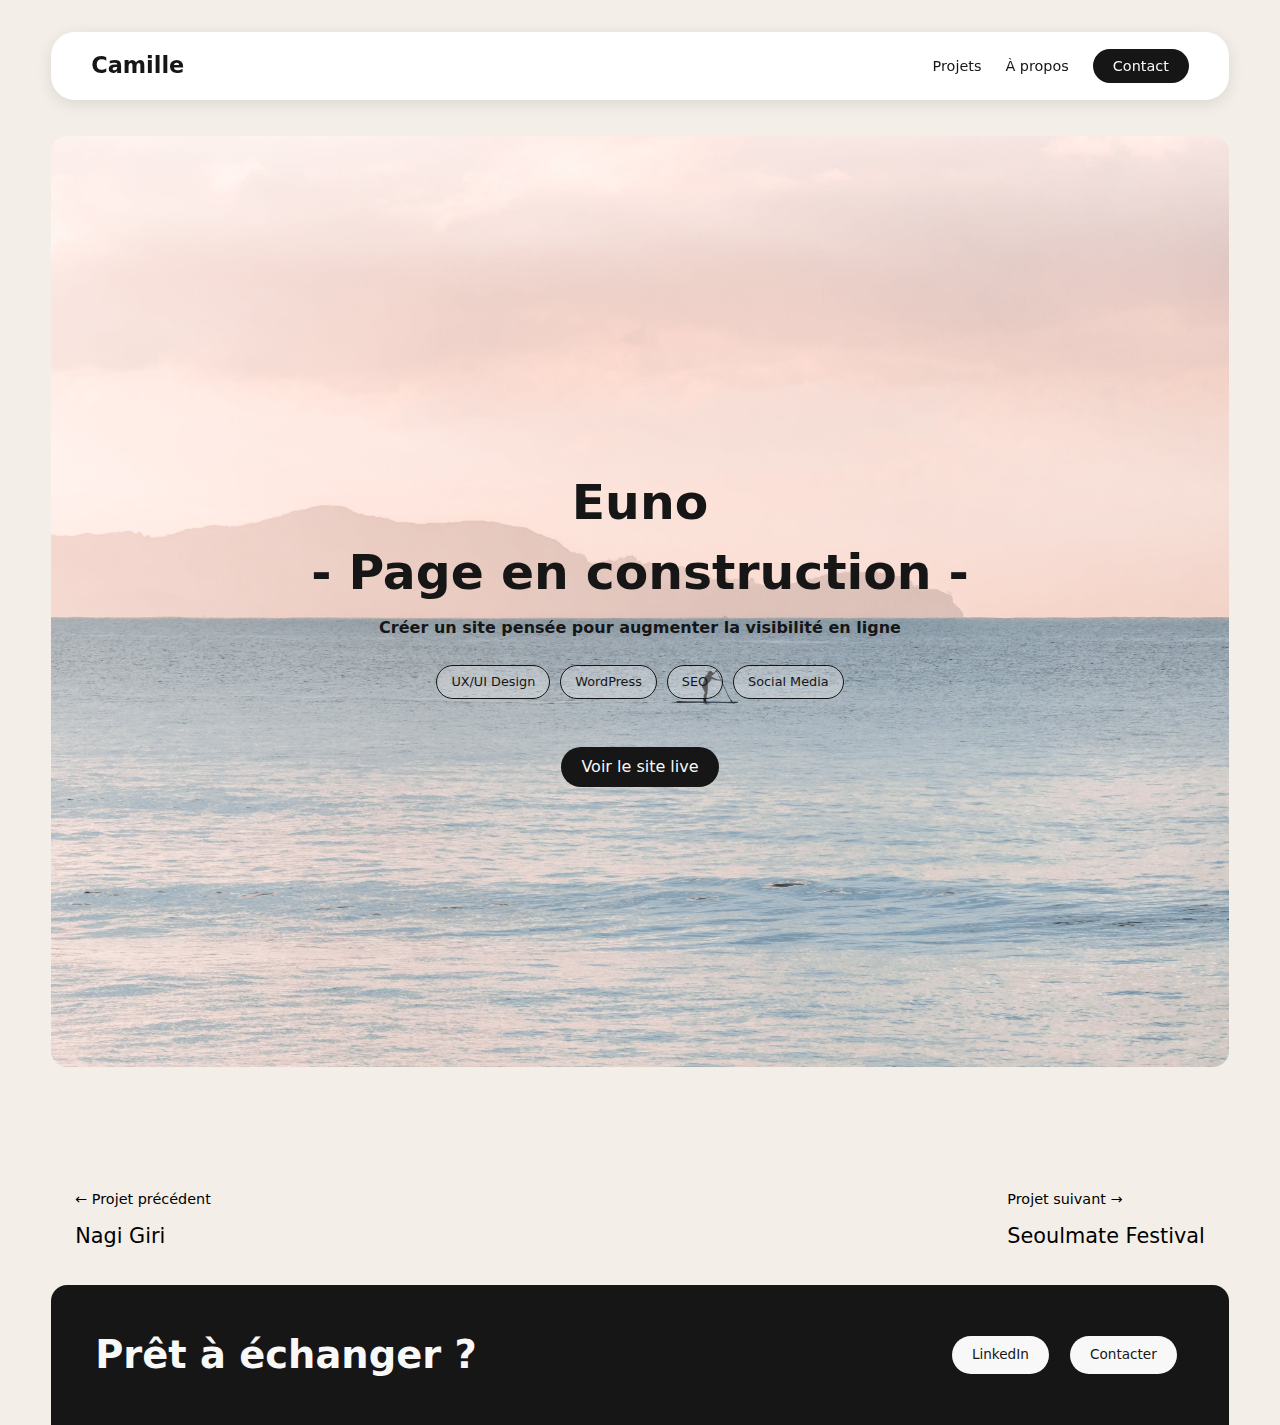
<file: euno.html>
<!DOCTYPE html>
<html lang="fr">
<head>
  <meta charset="UTF-8" />
  <meta name="viewport" content="width=device-width, initial-scale=1.0" />
  <title>Camille — UX/UI Designer</title>
  <link rel="stylesheet" href="style.css" />
</head>

<body>

  <!-- HEADER = NAV + HERO -->
  <header class="header">

    <!-- NAVBAR FIXE -->
    <nav class="navbar">
      <div class="container nav-content">
        <div class="logo">Camille</div>
        <ul class="nav-links">
          <li><a href="https://kamidgpt.github.io/#projets">Projets</a></li>
          <li><a href="https://kamidgpt.github.io/#vision">À propos</a></li>
          <li>
            <a class="cta-contact" href="mailto:dgpt.camille@outlook.com">Contact</a>
          </li>
        </ul>
      </div>
    </nav>

<!-- HERO -->
<section class="hero case-hero case-hero--euno">
  <div class="container">
    <div class="case-hero-box">

      <h1>Euno</h1>
      <h1>- Page en construction -</h1>

      <p class="case-subtitle"><strong>
        Créer un site pensée pour augmenter la visibilité en ligne</strong>
      </p>

      <div class="case-tags">
        <span>UX/UI Design</span>
        <span>WordPress</span>
        <span>SEO</span>
        <span>Social Media</span>
      </div>

      <div class="case-buttons">
        <a href="https://euno.camille-dgpt.com/" target="_blank">Voir le site live</a>
      </div>

    </div>
  </div>
</section>


<section class="project-navigation">
  <div class="container project-nav-container">

    <a href="nagi giri.html" class="project-prev">
      ← Projet précédent
      <span>Nagi Giri</span>
    </a>

    <a href="seoulmate.html" class="project-next">
      Projet suivant →
      <span>Seoulmate Festival</span>
    </a>

  </div>
</section>


<footer class="footer">
  <div class="container">
    <div class="footer-top">
      <h2>Prêt à échanger ?</h2>
      <div class="footer-ctas">
        <a href="https://www.linkedin.com/in/camille-douangpaseut" class="footer-linkedin">LinkedIn</a>
        <a href="mailto:dgpt.camille@outlook.com" class="footer-contact">Contacter</a>
      </div>
    </div>
  </div>
</footer>

<script src="script.js"></script>
</body>
</html>
</file>
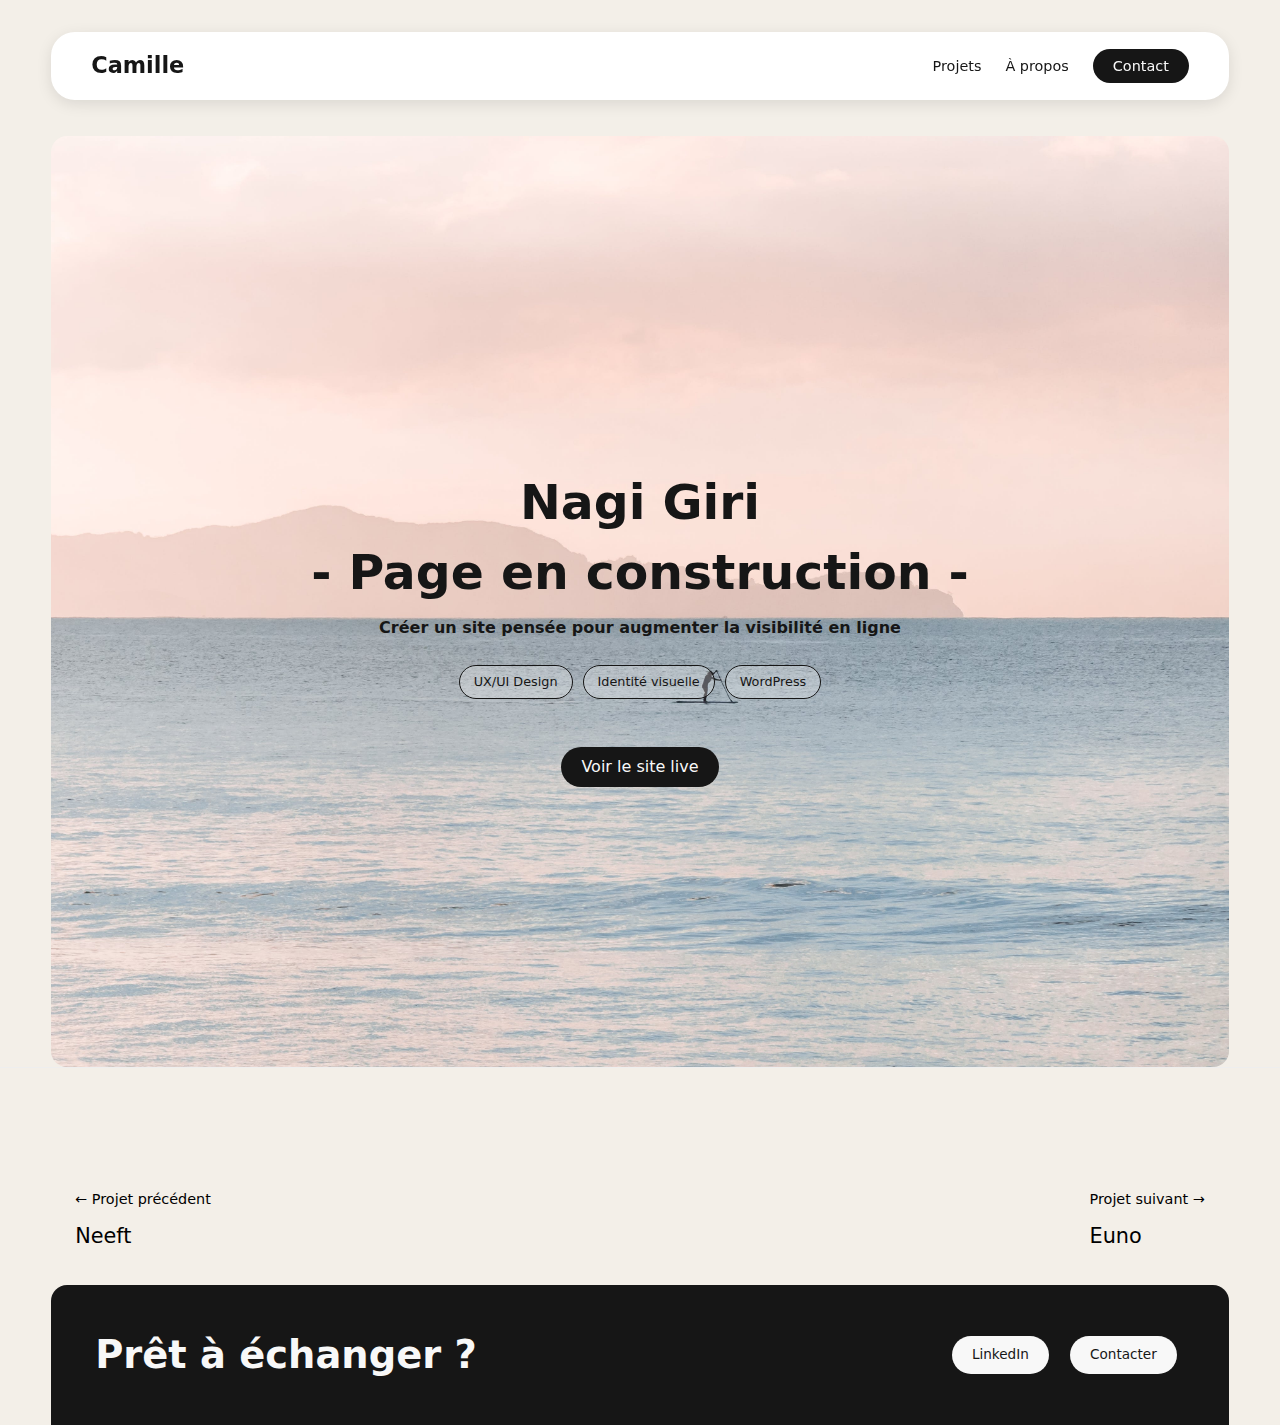
<file: nagi giri.html>
<!DOCTYPE html>
<html lang="fr">
<head>
  <meta charset="UTF-8" />
  <meta name="viewport" content="width=device-width, initial-scale=1.0" />
  <title>Camille — UX/UI Designer</title>
  <link rel="stylesheet" href="style.css" />
</head>

<body>

  <!-- HEADER = NAV + HERO -->
  <header class="header">

    <!-- NAVBAR FIXE -->
    <nav class="navbar">
      <div class="container nav-content">
        <div class="logo">Camille</div>
        <ul class="nav-links">
          <li><a href="https://kamidgpt.github.io/#projets">Projets</a></li>
          <li><a href="https://kamidgpt.github.io/#vision">À propos</a></li>
          <li>
            <a class="cta-contact" href="mailto:dgpt.camille@outlook.com">Contact</a>
          </li>
        </ul>
      </div>
    </nav>

<!-- HERO -->
<section class="hero case-hero case-hero--neeft">
  <div class="container">
    <div class="case-hero-box">

      <h1>Nagi Giri</h1>
      <h1>- Page en construction -</h1>

      <p class="case-subtitle"><strong>
        Créer un site pensée pour augmenter la visibilité en ligne</strong>
      </p>

      <div class="case-tags">
        <span>UX/UI Design</span>
        <span>Identité visuelle</span>
        <span>WordPress</span>
      </div>

      <div class="case-buttons">
        <a href="https://nagigiri.camille-dgpt.com/" target="_blank">Voir le site live</a>
      </div>

    </div>
  </div>
</section>


<section class="project-navigation">
  <div class="container project-nav-container">

    <a href="neeft.html" class="project-prev">
      ← Projet précédent
      <span>Neeft</span>
    </a>

    <a href="euno.html" class="project-next">
      Projet suivant →
      <span>Euno</span>
    </a>

  </div>
</section>


<footer class="footer">
  <div class="container">
    <div class="footer-top">
      <h2>Prêt à échanger ?</h2>
      <div class="footer-ctas">
        <a href="https://www.linkedin.com/in/camille-douangpaseut" class="footer-linkedin">LinkedIn</a>
        <a href="mailto:dgpt.camille@outlook.com" class="footer-contact">Contacter</a>
      </div>
    </div>
  </div>
</footer>

<script src="script.js"></script>
</body>
</html>
</file>
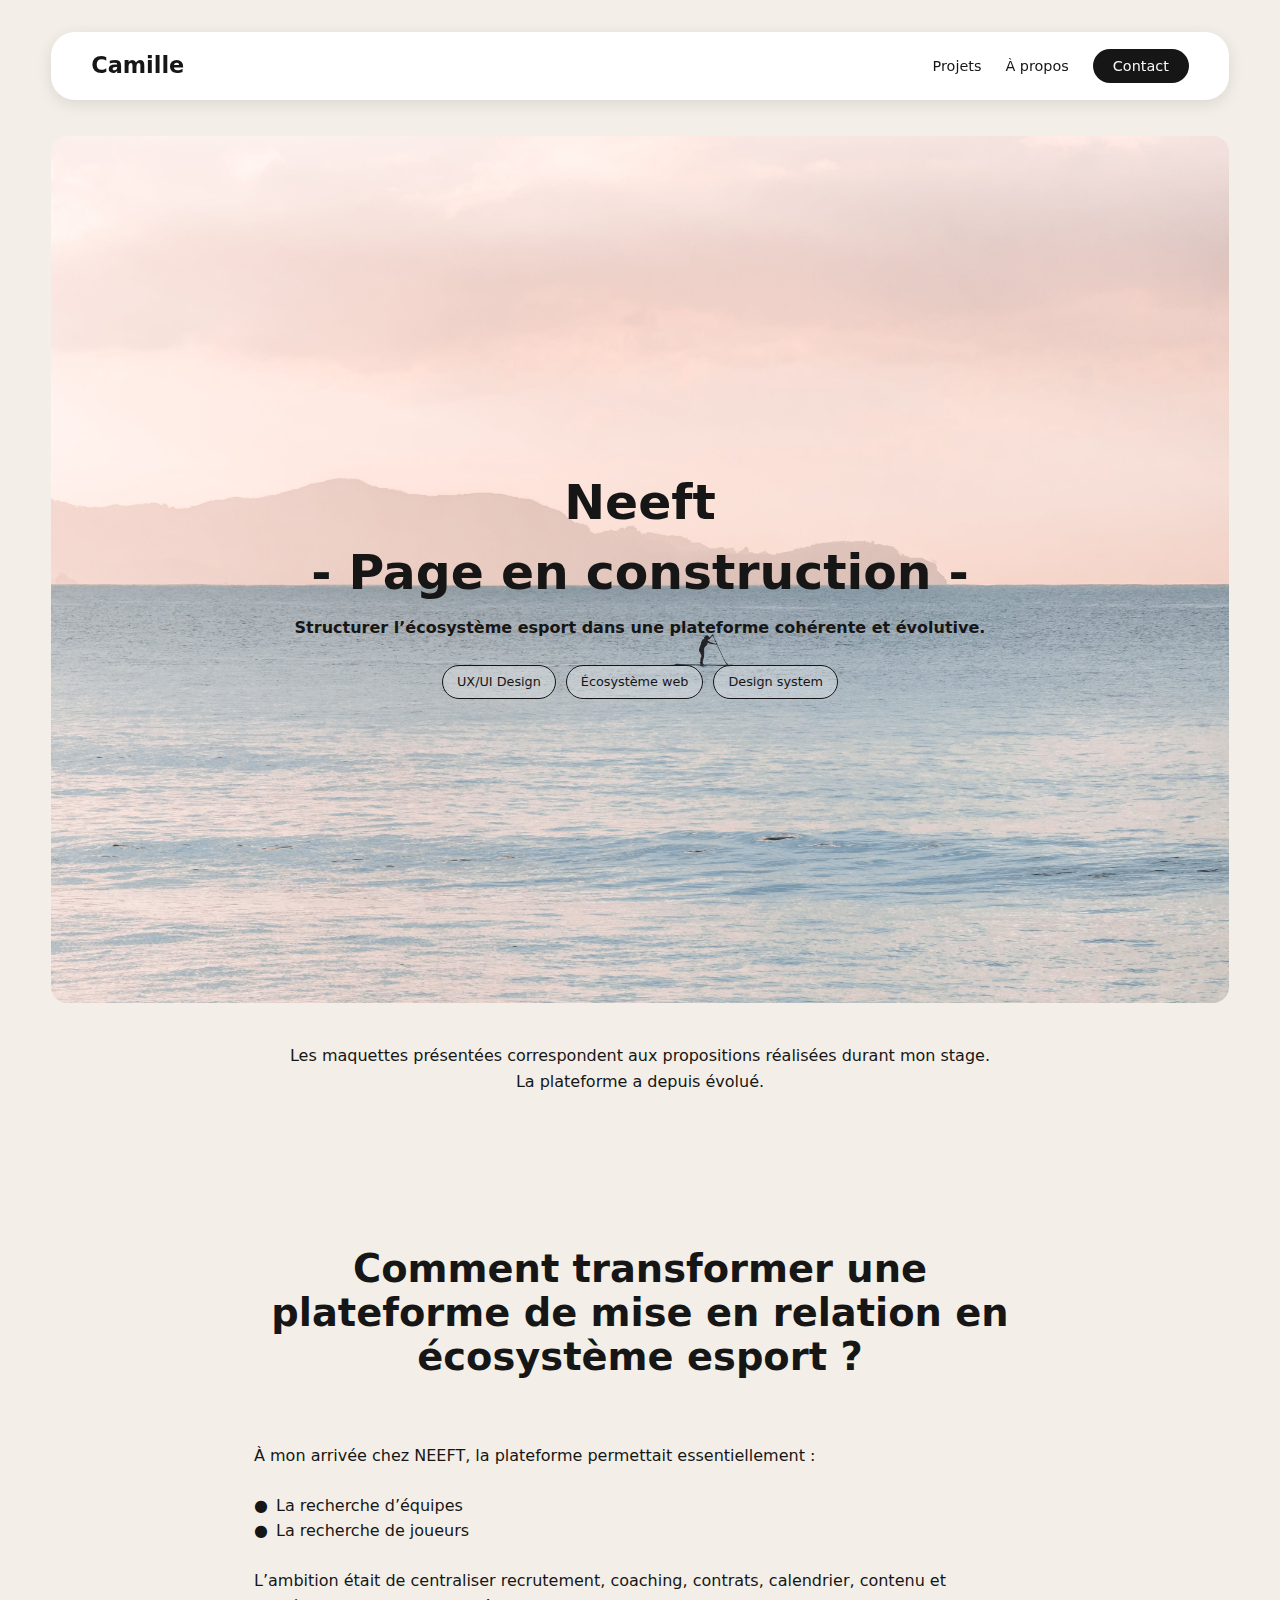
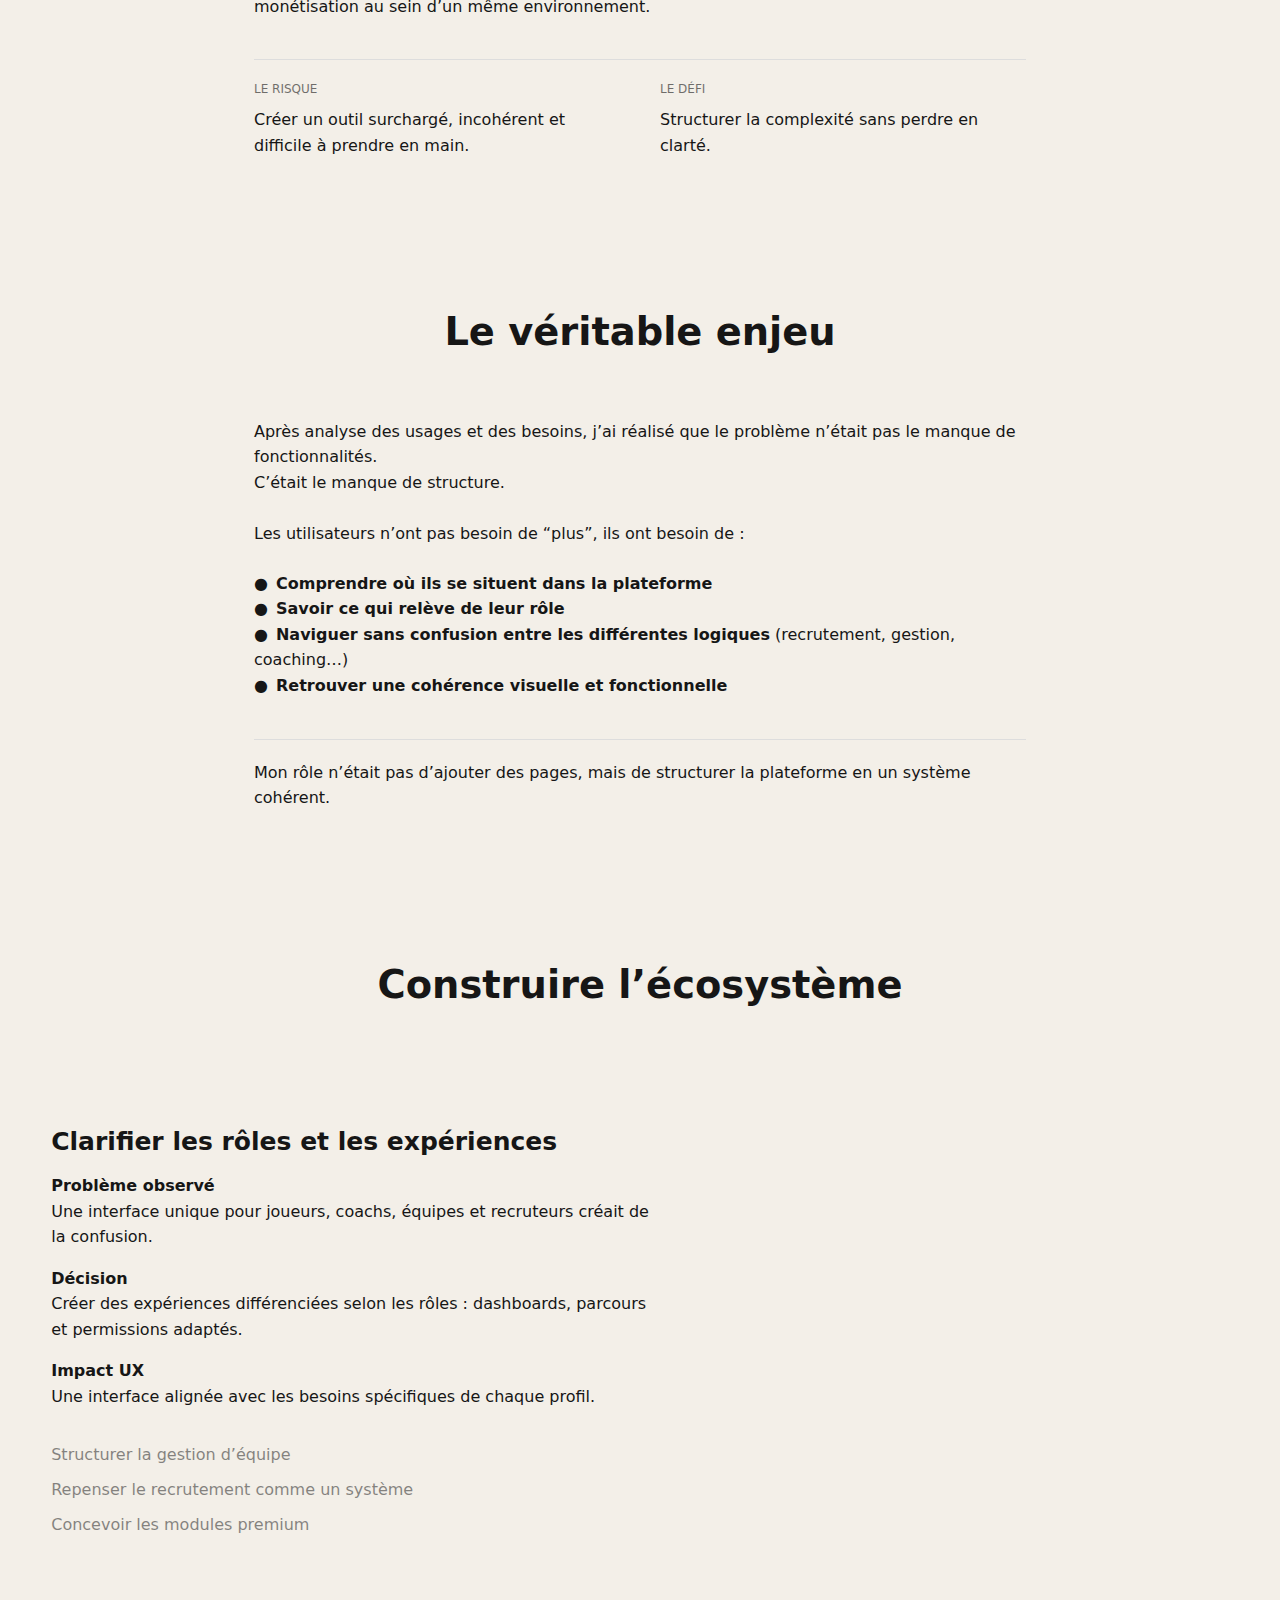
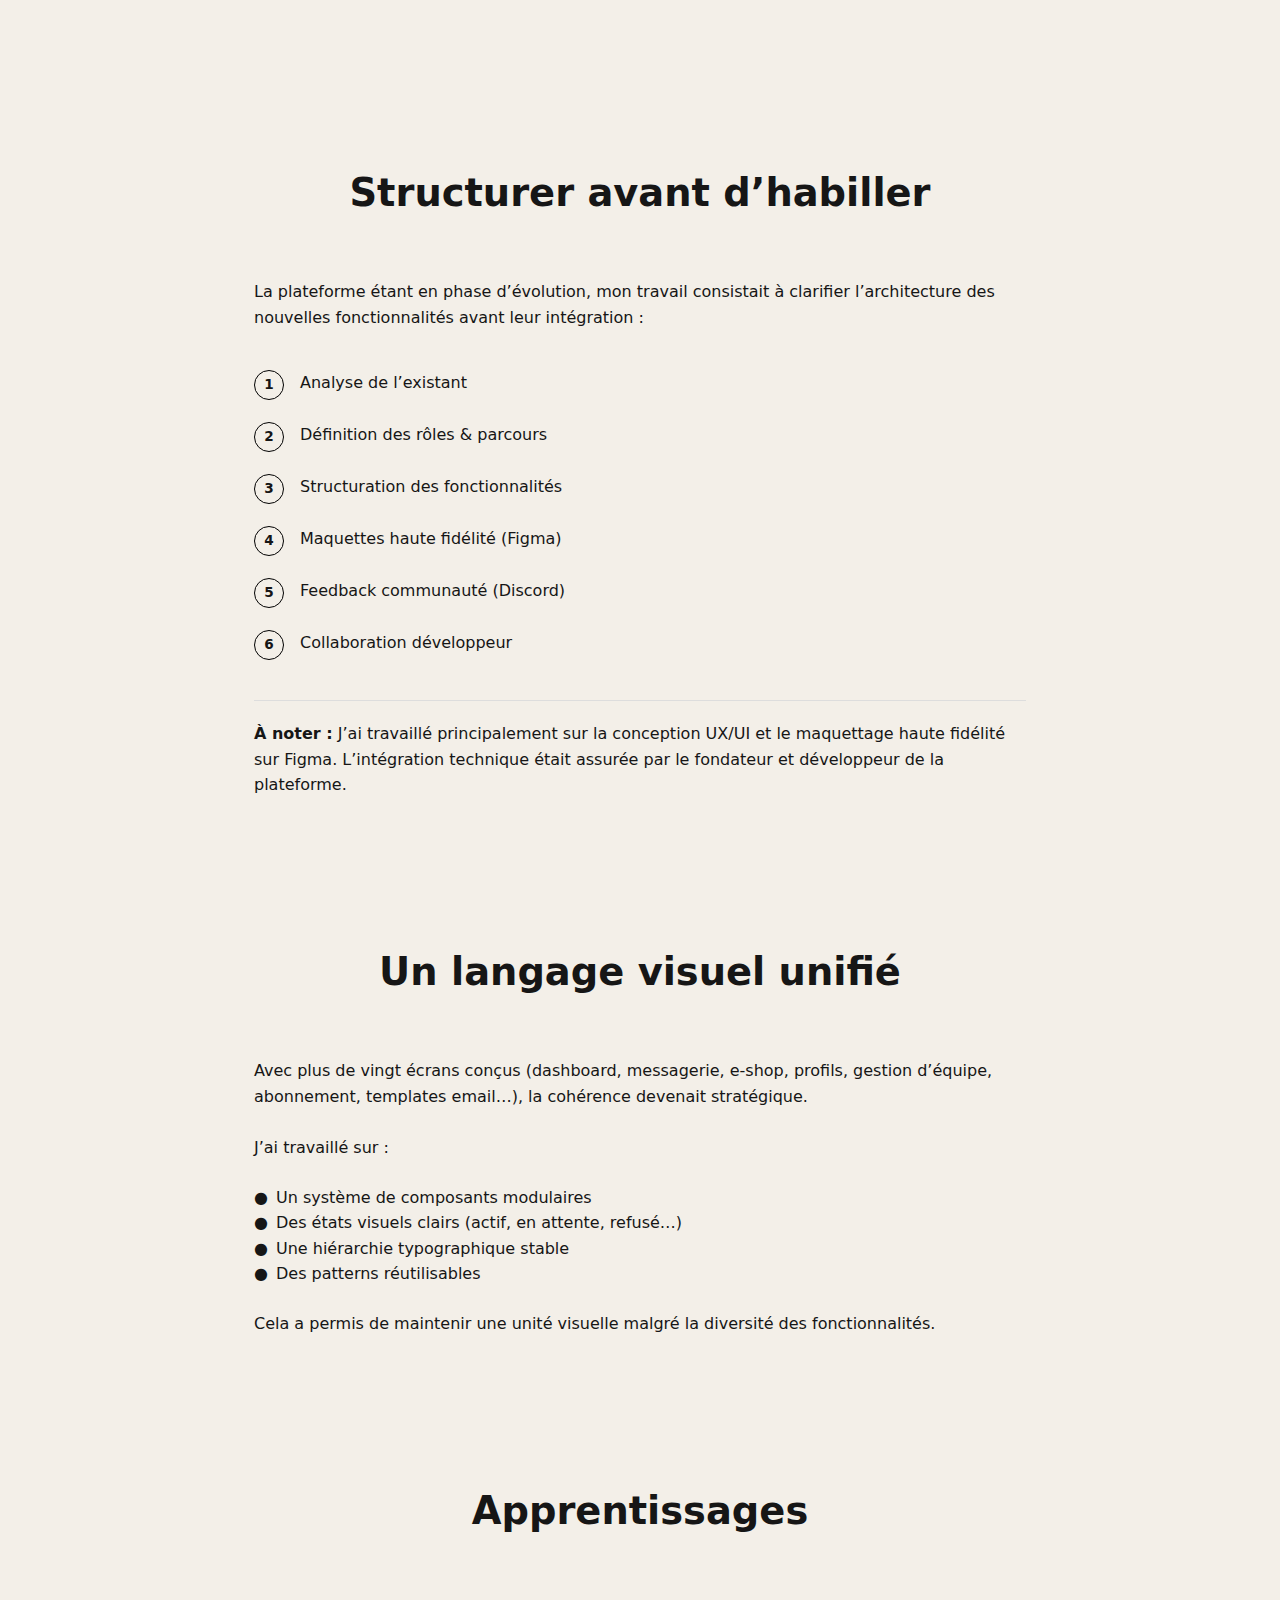
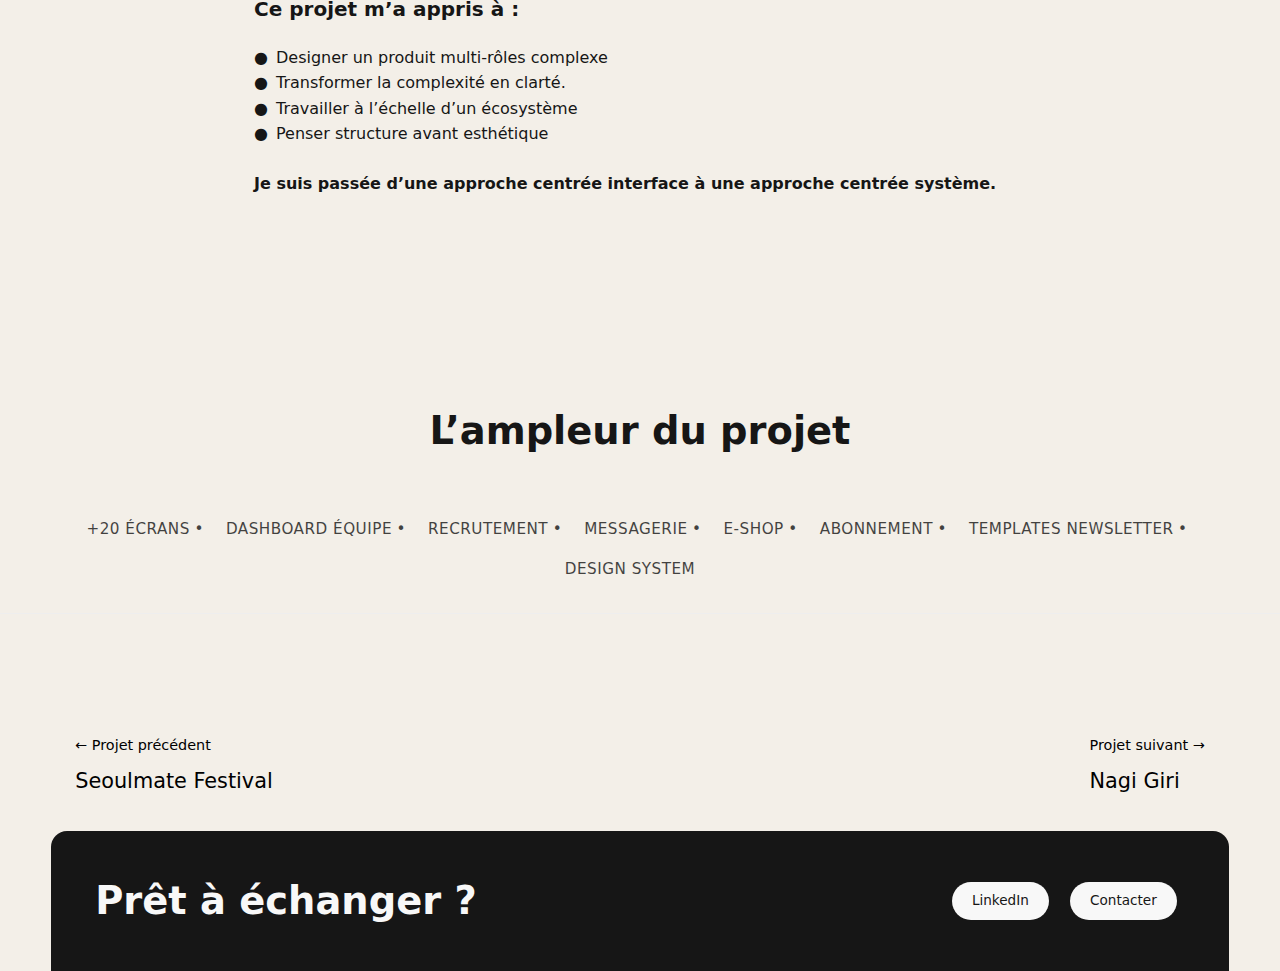
<file: neeft2.html>
<!DOCTYPE html>
<html lang="fr">
<head>
  <meta charset="UTF-8" />
  <meta name="viewport" content="width=device-width, initial-scale=1.0" />
  <title>Camille — UX/UI Designer</title>
  <link rel="stylesheet" href="style.css" />
</head>

<body>

  <!-- HEADER = NAV + HERO -->
  <header class="header">

    <!-- NAVBAR FIXE -->
    <nav class="navbar">
      <div class="container nav-content">
        <div class="logo">Camille</div>
        <ul class="nav-links">
          <li><a href="https://kamidgpt.github.io/#projets">Projets</a></li>
          <li><a href="https://kamidgpt.github.io/#vision">À propos</a></li>
          <li>
            <a class="cta-contact" href="mailto:dgpt.camille@outlook.com">Contact</a>
          </li>
        </ul>
      </div>
    </nav>

<!-- HERO -->
<section class="hero case-hero case-hero--neeft">
  <div class="container">
    <div class="case-hero-box">

      <h1>Neeft</h1>
      <h1>- Page en construction -</h1>

      <p class="case-subtitle"><strong>
        Structurer l’écosystème esport dans une plateforme cohérente et évolutive.</strong>
      </p>

      <div class="case-tags">
        <span>UX/UI Design</span>
        <span>Écosystème web</span>
        <span>Design system</span>
      </div>
    </div>
  </div>
</section>

<p class="case-subtitle-ps">
  Les maquettes présentées correspondent aux propositions réalisées durant mon stage.</br>
  La plateforme a depuis évolué.
</p>


<!-- PROBLÈME -->
<section class="section case-section alt-bg">
  <div class="container case-narrow">
    <h2>Comment transformer une plateforme de mise en relation en écosystème esport ?</h2>

    <p>À mon arrivée chez NEEFT, la plateforme permettait essentiellement :</p>
    <ul class="case-list">
      <li>La recherche d’équipes</li>
      <li>La recherche de joueurs</li>
    </ul>

    <p>L’ambition était de centraliser recrutement, coaching, contrats, calendrier, contenu et monétisation au sein d’un même environnement.</p>

    <div class="case-info split">
      <div>
        <span>Le risque</span>
        <p>
          Créer un outil surchargé, incohérent et difficile à prendre en main.
        </p>
      </div>

      <div>
        <span>Le défi</span>
        <p>
          Structurer la complexité sans perdre en clarté.
        </p>
      </div>
    </div>
  </div>
</section>


<!-- INSIGHT CENTRAL -->
<section class="section case-section">
  <div class="container case-narrow">
    <h2>Le véritable enjeu</h2>

    <p>Après analyse des usages et des besoins, j’ai réalisé que le problème n’était pas le manque de fonctionnalités.</p>
  
    <p>C’était le manque de structure.</p></br>

    <p>Les utilisateurs n’ont pas besoin de “plus”, ils ont besoin de :</p>
    <ul class="case-list">
      <li><strong>Comprendre où ils se situent dans la plateforme</strong></li>
      <li><strong>Savoir ce qui relève de leur rôle</strong></li>
      <li><strong>Naviguer sans confusion entre les différentes logiques</strong> (recrutement, gestion, coaching…)</li>
      <li><strong>Retrouver une cohérence visuelle et fonctionnelle</strong></li>
    </ul>

    <div class="case-info">
      <p>
        Mon rôle n’était pas d’ajouter des pages, mais de structurer la plateforme en un système cohérent.
      </p>
    </div>
  </div>
</section>


<!-- DÉCISIONS CLÉS -->
<section class="section case-section">
  <div class="container decisions-container">
    <h2>Construire l’écosystème</h2>

    <div class="decisions-wrapper">
      
      <!-- Décision 1 -->
      <ul class="case-list" id="decisions-list">
        <li class="decision-item active" data-img="">
          <span class="decision-title">Clarifier les rôles et les expériences</span>
          <div class="decision-content">
            <p><strong>Problème observé</strong><br>
            Une interface unique pour joueurs, coachs, équipes et recruteurs créait de la confusion.</p>

            <p><strong>Décision</strong><br>
            Créer des expériences différenciées selon les rôles : dashboards, parcours et permissions adaptés.</p>

            <p><strong>Impact UX</strong><br>
            Une interface alignée avec les besoins spécifiques de chaque profil.</p>
          </div>
        </li>

        <!-- Décision 2 -->
        <li class="decision-item active" data-img="">
          <span class="decision-title">Structurer la gestion d’équipe</span>
          <div class="decision-content">
            <p><strong>Problème observé</strong><br>
            La gestion d’équipe se limitait aux rosters et aux membres, sans organisation détaillée.</p>

            <p><strong>Décision</strong><br>
            Créer une section organisée autour menu secondaire structurant : Membres, Contrats, Recrutement et Calendrier.</p>

            <p><strong>Impact UX</strong><br>
            Une navigation plus claire et une lecture structurée des différentes dimensions de l’équipe.</p>
          </div>
        </li>

        <!-- Décision 3 -->
        <li class="decision-item active" data-img="">
          <span class="decision-title">Repenser le recrutement comme un système</span>
          <div class="decision-content">
            <p><strong>Problème observé</strong><br>
            Une simple liste de candidatures ne permet pas de gérer efficacement le recrutement des joueurs.</p>

            <p><strong>Décision</strong><br>
            Organiser le recrutement autour d’une logique claire :
            Offres liées à un roster, candidatures associées à chaque offre, statuts de candidature visibles.</p>

            <p><strong>Impact UX</strong><br>
            Une gestion plus lisible et un suivi simplifié des candidatures.</p>
          </div>
        </li>

        <!-- Décision 4 -->
        <li class="decision-item active" data-img="">
          <span class="decision-title">Concevoir les modules premium</span>
          <div class="decision-content">
            <p><strong>Problème observé</strong><br>
            La plateforme souhaitait proposer des services complémentaires (abonnement et boutique).</p>

            <p><strong>Décision</strong><br>
            Designer les interfaces e-shop et abonnement premium en cohérence avec l’environnement dashboard existant.
            </p>

            <p><strong>Impact UX</strong><br>
            Des modules additionnels clairs et accessibles depuis la navigation principale.</p>
          </div>
        </li>
      </ul>
</section>


<!-- PROCESSUS -->
<section class="section case-section alt-bg">
  <div class="container case-narrow">
    <h2>Structurer avant d’habiller</h2>

    <p>
      La plateforme étant en phase d’évolution, mon travail consistait à clarifier l’architecture 
      des nouvelles fonctionnalités avant leur intégration :
    </p>

    <ol class="case-orderedlist">
      <li>Analyse de l’existant</li>
      <li>Définition des rôles & parcours</li>
      <li>Structuration des fonctionnalités</li>
      <li>Maquettes haute fidélité (Figma)</li>
      <li>Feedback communauté (Discord)</li>
      <li>Collaboration développeur</li>
    </ol>

    <div class="case-info">
      <p>
        <strong>À noter :</strong> J’ai travaillé principalement sur la conception UX/UI et le maquettage haute fidélité sur Figma. 
        L’intégration technique était assurée par le fondateur et développeur de la plateforme.
      </p>
    </div>
  </div>
</section>


<!-- COHÉRENCE ET DESIGN SYSTEM -->
<section class="section case-section alt-bg">
  <div class="container case-narrow">
    <h2>Un langage visuel unifié</h2>

    <p>
      Avec plus de vingt écrans conçus (dashboard, messagerie, e-shop, profils, gestion d’équipe, abonnement, templates email…), 
      la cohérence devenait stratégique.
    </p></br>

    <p>J’ai travaillé sur :</p>
    <ul class="case-list">
      <li>Un système de composants modulaires</li>
      <li>Des états visuels clairs (actif, en attente, refusé…)</li>
      <li>Une hiérarchie typographique stable</li>
      <li>Des patterns réutilisables</li>
    </ul>

    <p>Cela a permis de maintenir une unité visuelle malgré la diversité des fonctionnalités.</p>
  </div>
</section>


<!-- APPRENTISSAGES -->
<section class="section case-section alt-bg">
  <div class="container case-narrow">
    <h2>Apprentissages</h2>
    
    <h3>Ce projet m’a appris à :</h3>
    <ul class="case-list">
      <li>Designer un produit multi-rôles complexe</li>
      <li>Transformer la complexité en clarté.</li>
      <li>Travailler à l’échelle d’un écosystème</li>
      <li>Penser structure avant esthétique</li>
    </ul>

    <p><strong>Je suis passée d’une approche centrée interface à une approche centrée système.</strong></p>
  </div>
</section>


<!-- SCOPE DU PROJET -->
<section class="section case-section">
  <div class="container project-scope">
    <h2>L’ampleur du projet</h2>

    <div class="scope-wrapper">
      <span>+20 écrans</span>
      <span>Dashboard équipe</span>
      <span>Recrutement</span>
      <span>Messagerie</span>
      <span>E-shop</span>
      <span>Abonnement</span>
      <span>Templates newsletter</span>
      <span>Design system</span>
    </div>
  </div>
</section>



<section class="project-navigation">
  <div class="container project-nav-container">

    <a href="seoulmate.html" class="project-prev">
      ← Projet précédent
      <span>Seoulmate Festival</span>
    </a>

    <a href="nagi giri.html" class="project-next">
      Projet suivant →
      <span>Nagi Giri</span>
    </a>

  </div>
</section>


<footer class="footer">
  <div class="container">
    <div class="footer-top">
      <h2>Prêt à échanger ?</h2>
      <div class="footer-ctas">
        <a href="https://www.linkedin.com/in/camille-douangpaseut" class="footer-linkedin">LinkedIn</a>
        <a href="mailto:dgpt.camille@outlook.com" class="footer-contact">Contacter</a>
      </div>
    </div>
  </div>
</footer>

<script src="script.js"></script>
</body>
</html>
</file>
<file: style.css>
:root {
  --navbar-height: 72px;
  --section-margin: 32px;
  --hero-space-top: 32px;    /* espace entre navbar et contenu hero */
  --hero-space-bottom: 32px; /* espace entre bas hero et section suivante */
  --header-hero-gap: 64px;
  --content-width: min(92vw, 1320px);
}

h1 {
  font-size: clamp(2.441rem, 4vw, 3.052rem) !important;
  line-height: 1.1;
}

h2 {
  font-size: clamp(1.953rem, 3vw, 2.441rem) !important;
  line-height: 1.15;
}

h3 {
  font-size: clamp(1.25rem, 2vw, 1.25rem) !important;
  font-weight: 700 !important;
  line-height: 1.2;
}

p {
  font-size: 1rem;
  line-height: 1.6;
}


/* RESET */
* {
  margin: 0;
  padding: 0;
  box-sizing: border-box;
}

html {
  scroll-behavior: smooth;
}


body {
  font-family: system-ui, -apple-system, BlinkMacSystemFont, sans-serif;
  background-color: #f3efe8; /* beige */
  color: #161616;
  line-height: 1.6;
}

/* HEADER = NAV + HERO */
.header {
  padding-top: calc(var(--navbar-height) + var(--header-hero-gap));
  box-sizing: border-box;
}


/* CONTAINER */
.container {
  max-width: var(--content-width);
  margin: 0 auto;
  padding: 0 24px;
  box-sizing: border-box;
}


/* ========== NAVBAR ========== */
.navbar {
  position: fixed;
  top: var(--section-margin);
  left: 50%;
  transform: translateX(-50%);
  width: 100%;
  z-index: 1000;
  display: flex;
  justify-content: center;
}

.nav-content {
  max-width: var(--content-width);
  width: 100%;
  padding: 16px 40px;
  border-radius: 24px;
  display: flex;
  justify-content: space-between;
  align-items: center;
  background: #fff;
  box-shadow: 0 4px 15px rgba(0,0,0,0.10);
}

.logo {
  font-size: 1.4rem;
  font-weight: 600;
}

.nav-links {
  list-style: none;
  display: flex;
  align-items: center;
  gap: 24px;
}

.nav-links a {
  text-decoration: none;
  color: #161616;
  font-size: 0.9rem;
}

.cta-contact {
  background: #161616;
  color: #f8f8f8 !important; /* texte visible */
  padding: 10px 20px;
  border-radius: 999px;
  text-decoration: none;
  font-size: 0.9rem;
  font-weight: 500;
  line-height: 1;
  display: inline-flex;
  justify-content: center;
  align-items: center;
}

/* ========== SECTIONS BLOCS ========== */
.section {
  background: #fff;
  border-radius: 16px;
  max-width: var(--content-width);
  margin: 32px auto;            /* centrer horizontalement et marge verticale */
  padding: 48px 40px 48px 40px;/* padding interne */
  box-sizing: border-box;
}

.section h2 {
  text-align: center;
  margin-bottom: 64px;
}

/* ========== HERO ========== */
.hero {
  margin: 0 auto; /* pas de margin-top */
  padding: var(--hero-space-top) 40px var(--hero-space-bottom) 40px;
  background: #fff;
  border-radius: 16px;
  max-width: var(--content-width);
  display: flex;
  align-items: center;
  justify-content: flex-end;
  min-height: calc(100vh - var(--navbar-height) - 3 * var(--section-margin)); 
  box-sizing: border-box;
}

.hero-text {
  margin-bottom: var(--section-margin); /* espace entre texte et bord bas du hero */
}

.hero-text h1 {
  font-size: 3rem;
  margin-bottom: 16px;

}

.hero-text p {
  font-size: 1rem;
  max-width: 500px;
  text-align: center;
  padding: 24px 0;
}

/* ========== CE QUE JE FAIS ========== */
.cards-grid {
  display: grid;
  grid-template-columns: repeat(3, 1fr);
  gap: 24px;
  margin: 0 40px;
}

.cards-grid p {
  text-align: left;
}

.info-card {
  border: 1px solid #ccc; /* bordure fine grise */
  border-radius: 20px;
  padding: 24px;
  text-align: center;
  background: transparent; /* plus de fond gris */
}

.info-card img {
  height: 80px;
  max-width: 100px;
  margin-bottom: 16px;
}

.info-card h3 {
  margin-bottom: 12px;
}

/* ========== BENTO PROJECTS ========== */
.bento-grid {
  display: grid;
  grid-template-columns: repeat(5, 1fr);
  gap: 24px;
  padding: 0 64px; /* double padding côtés */
}

.project-card {
  position: relative;
  overflow: hidden;
  border-radius: 24px;
  text-decoration: none;
}

.project-card.large {
  grid-column: span 3;
  height: 400px;
}

.project-card.small {
  grid-column: span 2;
  height: 400px; 
}

/* image cover */
.project-card img {
  width: 100%;
  height: 100%;
  object-fit: cover;
  display: block;
}

.project-overlay {
  position: absolute;
  inset: 0;
  background: rgba(0,0,0,0.55);
  opacity: 0;
  transition: 0.3s ease;
  color: #f8f8f8;
  padding: 16px;
  display: flex;
  flex-direction: column;
  justify-content: space-between;
}

.project-overlay h3 {
  font-size: 1.4rem;
  margin: 0;
}

.project-card:hover .project-overlay {
  opacity: 1;
}

.project-tags {
  display: flex;
  gap: 8px;
  flex-wrap: wrap;
}

.project-tags span {
  background: rgba(255,255,255,0.7);
  color: #161616;
  font-size: 1rem;
  padding: 4px 10px;
  border-radius: 12px;
}



/* ========== EXPLORATIONS HOME ========== */
.explorations-grid {
  display: grid;
  grid-template-columns: 1fr 1fr;
  gap: 64px;
  align-items: center;
}

.explorations-image img {
  width: 100%;
  border-radius: 16px;
}

.explorations-content h2 {
  text-align: left;
  margin-bottom: 24px;
}

.explorations-intro {
  margin-bottom: 40px;
  max-width: 500px;
  opacity: 0.85;
}

.exploration-item {
  margin-bottom: 32px;
}

.exploration-item h3 {
  font-size: 1.4rem;
  margin-bottom: 8px;
  transition: 0.3s ease;
}

.exploration-item a {
  text-decoration: none;
  color: inherit;
}

.exploration-item:hover h3 {
  opacity: 0.6;
}

.exploration-tags {
  display: flex;
  gap: 8px;
  flex-wrap: wrap;
}

.exploration-tags span {
  border: 1px solid #ccc;
  border-radius: 999px;
  padding: 5px 12px;
  font-size: 0.75rem;
}

/* ========== À PROPOS ========== */
.about-section {
  background: #f8f8f8;
  padding-top: 0;
  padding-bottom: 0;
}

.about-grid {
  display: grid;
  grid-template-columns: 1.2fr 0.8fr;
  gap: 64px;
  align-items: center;
  padding: 48px 40px; 
}

.about-text h2 {
  text-align: left;
  margin-bottom: 32px;
}

.about-main {
  font-size: 1.05rem;
  margin-bottom: 24px;
  max-width: 520px;
}

.about-approach {
  margin-bottom: 32px;
  max-width: 520px;
}

.about-highlights {
  list-style: none;
  display: flex;
  gap: 16px;
  padding: 0;
}

.about-highlights li {
  border: 1px solid #ccc;
  border-radius: 999px;
  padding: 8px 16px;
  font-size: 0.85rem;
}

.about-image img {
  width: 100%;
  border-radius: 16px;
  object-fit: cover;
}

/* ========== FOOTER ========== */
.footer {
  background: #161616;
  color: #f8f8f8;
  border-radius: 16px 16px 0 0;
  margin: 32px auto 0;
  padding: 48px 20px;
  max-width: var(--content-width);
}

.footer-top {
  display: flex;
  justify-content: space-between;
  align-items: center;
  gap: 40px;
}

.footer-top h2 {
  font-size: 2.4rem;
  max-width: 500px;
}

.footer-ctas a {
  display: inline-block; /* pour que le bouton suive le texte */
  padding: 12px 20px;    /* encadré autour du texte */
  margin: 0 8px;
  border-radius: 999px;
  text-decoration: none;
  font-size: 0.85rem;
  font-weight: 500;
  line-height: 1;
  text-align: center;
  background: #f8f8f8;
  color: #161616;
}

/* ========== RESPONSIVE ========== */
@media (max-width: 768px) {

  h1 {
    font-size: 2rem;
  }

  h2 {
    font-size: 1.75rem;
  }

  h3 {
    font-size: 1.2rem;
  }

  body {
    font-size: 0.95rem;
  }

}

@media (max-width: 768px) {
  .nav-content {
    padding: 8px 12px;
  }

  .section {
    padding-bottom: 40px;
    padding-left: 24px;
    padding-right: 24px;
  }

  .hero {
    padding: 40px 16px 0 16px;
    text-align: center;
  }

  /* CE QUE JE FAIS */
  .cards-grid {
    grid-template-columns: 1fr; /* une card par ligne */
    margin: 0;
    padding: 0;
  }

  .info-card {
    text-align: center;
  }

  /* PROJET */
  .bento-grid {
    grid-template-columns: 1fr;
    padding: 0;
    margin: 0;
  }

  .project-card.large,
  .project-card.small {
    grid-column: span 1;
    height: 320px;
  }

  /* EXPLORATIONS */
  .explorations-grid {
    grid-template-columns: 1fr;
    gap: 40px;
  }

  /* À PROPOS */
  .about-grid {
    grid-template-columns: 1fr;
    gap: 32px;
  }

  .about-image {
    order: -1; /* la photo passe en premier */
  }

  .about-image img {
    max-height: 320px;
    width: 100%;
    object-fit: cover;
  }

  .about-highlights {
    list-style: none;
    display: flex;
    flex-wrap: wrap;
    gap: 8px;
    padding: 0;
  }

  .about-highlights li {
    white-space: nowrap;
  }

  .about-section {
    padding: 0;
  }

  /* FOOTER */
  .footer {
    padding: 40px 16px;
  }

  .footer-top {
    flex-direction: column;
    align-items: flex-start;
    gap: 24px;
  }

.footer-top h2 {
    width: 100%;
    white-space: nowrap;
  }

.footer-ctas {
    display: flex;
    gap: 12px;
  }

}


/* ===========================
   CASE STUDY
=========================== */
.case-hero--accueil {
  background-image: url("assets/accueil2.jpg");
  background-size: cover;
}

.case-hero--seoulmate {
  background-image: url("assets/seoulmate/hero-background.jpg");
}

.case-hero--neeft {
  background-image: url("assets/neeft/hero-background.jpg");
}

.case-hero--nagigiri {
  background-image: url("assets/nagigiri/hero-background.jpg");
}

.case-hero--euno {
  background-image: url("assets/euno/hero-background.jpg");
}


.case-hero {
  position: relative;
  padding: 220px 0 160px;
  align-items: center;
  background-size: cover;
  background-position: center;
  background-repeat: no-repeat;
}

.case-hero-box {
  text-align: center;
  padding: 120px 0;
}

.case-hero-box h1 {
  font-size: 3rem;
  font-weight: 700;
  margin-bottom: 16px;
}

.case-tags {
  margin: 24px 0;
  display: flex;
  flex-wrap: wrap;
  justify-content: center;
  gap: 10px;
}

.case-tags span {
  border: 1px solid #161616;
  border-radius: 999px;
  padding: 6px 14px;
  font-size: 0.8rem;
  background: rgba(255, 255, 255, 0.25);
}

.case-buttons a {
  display: inline-block;
  padding: 12px 20px;
  margin-top: 24px;
  border-radius: 999px;
  text-decoration: none;
  font-weight: 500;
  line-height: 1;
  text-align: center;
  background: #161616;
  color: #f8f8f8;
  justify-content: center;
  gap: 24px;
}

/* SECTIONS */
.case-section {
  padding: 120px 0 0 0;
  background: transparent;
}

.case-narrow {
  max-width: 820px;
  margin: 0 auto;
}

.case-subtitle-ps {
  text-align: center;
  margin-top: 40px;
}

/* VISUELS CENTRÉS AVEC ENCADRÉ */
.case-visual {
  max-width: 1200px;
  margin: 54px auto;
}

.case-visual.benchmark .visual-container {
  max-width: 600px; 
  margin: 0 auto;
}

.case-visual.bento {
  display: flex;
  justify-content: center;
  gap: 40px;
}

.visual-container {
  border-radius: 28px;
}

.visual-container img {
  width: 100%;
  display: block;
  border-radius: 18px;
}

/* ===========================
   WIREFRAMES 3 COLONNES
=========================== */

.case-wireframes {
  max-width: 1200px;
  margin: 32px auto;
  padding: 0 64px;
  justify-content: center; /* centre horizontalement */
}

.case-wireframes-row {
  display: grid;
  grid-template-columns: repeat(3, auto);
  gap: 24px;
  justify-content: center; /* centre les 3 blocs */
}

.visual-item img,
.visual-video video {
  max-height: 500px;
  border-radius: 24px;
  display: block;
}

.visual-item img {
  cursor: pointer;
  transition: transform 0.3s ease;
}

.visual-item img:hover {
  transform: scale(1.04);
}


/* Overlay général invisible par défaut */
.visual-hover-overlay {
  position: fixed;
  inset: 0;
  background: rgba(0,0,0,0.8);
  display: flex;
  justify-content: center;
  align-items: center;
  opacity: 0;
  pointer-events: none;
  transition: opacity 0.3s ease;
  z-index: 9999;
}

.visual-hover-overlay img {
  max-width: 80%;
  max-height: 80%;
  border-radius: 24px;
  transform: scale(0.95);
  transition: transform 0.3s ease;
}

/* zoom léger quand visible */
.visual-hover-overlay[style*="opacity: 1"] img {
  transform: scale(1);
}


/* CAROUSEL */
.carousel-section {
  overflow: hidden;
  width: 100%;
  position: relative;
}

.carousel-track {
  display: flex;
  gap: 40px;
  flex-wrap: nowrap;
  user-select: none;
  will-change: transform;
}

.carousel-track img {
  flex: 0 0 auto;
  width: 500px; /* même taille que la page d’accueil */
  border-radius: 24px;
  pointer-events: none; /* évite les conflits drag */
}



/* BENTO */
.bento {
  display: grid;
  grid-template-columns: repeat(3, 1fr);
  gap: 24px;
}

/* TEXT */
.case-list {
  list-style: none;
  padding: 0;
  margin: 24px 0;
}

.case-list li::before {
  content: "●";
  margin-right: 8px;
}

.case-info {
  margin-top: 40px;
  border-top: 1px solid #ddd;
  padding-top: 20px;
}

.case-info span {
  text-transform: uppercase;
  font-size: 0.75rem;
  opacity: 0.6;
  display: block;
  margin-bottom: 8px;
}

.case-info.split {
  display: grid;
  grid-template-columns: 1fr 1fr;
  gap: 40px;
}

/* NAVIGATION ENTRE PROJETS */
.project-navigation {
  padding: 120px 0 0 0;
  border-top: 1px solid #eee;
}

.project-nav-container {
  display: flex;
  justify-content: space-between;
}

.project-navigation a {
  text-decoration: none;
  color: black;
  font-size: 0.9rem;
}

.project-navigation span {
  display: block;
  font-size: 1.3rem;
  margin-top: 8px;
}


/* RESPONSIVE */
@media (max-width: 768px) {

  .case-section {
    padding: 80px 0;
  }

  .case-info.split {
    grid-template-columns: 1fr;
  }

  .bento {
    grid-template-columns: 1fr;
  }

  .visual-container {
    padding: 20px;
  }

}

/* ===== Décisions clés ===== */
.decisions-container {
  padding-left: 0;
  padding-right: 0;
}

.decisions-wrapper {
  display: flex;
  gap: 4rem;
  align-items: flex-start;  /* aligner en haut */
  justify-content: space-between; /* répartir les 2 colonnes */
  width: 100%;
  max-width: 100%;    /* éviter que le flex dépasse le container */
}

#decisions-list { /* Colonne gauche (liste) */
  position: relative; /* pour que les contenus absolus soient contenus */
  min-height: 500px;
  width: 600px;
}

.decision-image { /* Colonne droite (image) */
  flex: 1;
  min-width: 0;
  max-width: 100%;
  display: flex;
  justify-content: center; /* centre l'image dans la colonne */
  align-items: flex-start;
}

/* Liste compacte */
.decision-item {
  margin-bottom: 0.6rem;      /* espace entre titres non-actifs */
  font-size: 1.1rem;          /* taille des titres non-actifs */
  opacity: 0.4;
  cursor: pointer;
  transition: all 0.4s ease;
}

/* Item actif */
.decision-item.active {
  opacity: 1;
}

.decision-item .decision-title {
  display: block;
}

.decision-item.active .decision-title {
  font-size: clamp(1.563rem, 2.5vw, 1.563rem) !important; /* titre plus gros quand actif */
  font-weight: 700 !important;
  line-height: 1.2;     
  margin-top: 2rem;     
  margin-bottom: 1rem;     /* espace entre titre actif et contenu */
}

/* Contenu qui s’ouvre */
.decision-content {
  opacity: 0;
  transition: opacity 0.4s ease;
  position: absolute; /* empile tous les contenus */
  left: 0;
  right: 0;
  margin-bottom: 2rem;         
}

.decision-content p {
  margin-bottom: 1rem;
}

/* Contenu visible */
.decision-item.active .decision-content {
  opacity: 1;
  position: relative; /* rend le contenu actif normal pour prendre sa place */
}

.decision-item:hover {
  opacity: 1;
}

.decision-image img {
  width: 100%;
  aspect-ratio: 6 / 5;          /* ratio largeur / hauteur */
  border-radius: 24px;
  transition: opacity 0.6s ease, transform 0.6s ease;
  max-width: 1800px;
  height: auto;                  /* permet de respecter aspect-ratio */
}

.decision-note {
  margin-top: 3rem;
  max-width: 600px;
}

#decisions-list li::before {
  content: none;
}

/* ===== SCOPE DU PROJET ===== */
.project-scope {
  padding: 60px 0 0 0;
}

.scope-wrapper {
  display: flex;
  flex-wrap: wrap;
  gap: 16px;
  justify-content: center;
  font-size: 0.95rem;
  letter-spacing: 0.5px;
  text-transform: uppercase;
  opacity: 0.8;
}

.scope-wrapper span {
  position: relative;
  padding-right: 20px;
}

.scope-wrapper span:not(:last-child)::after {
  content: "•";
  position: absolute;
  right: 6px;
}


.case-orderedlist {
  list-style: none;
  counter-reset: step;
  padding: 0;
  margin: 40px 0;
}

.case-orderedlist li {
  counter-increment: step;
  display: flex;
  align-items: flex-start;
  gap: 16px;
  margin-bottom: 22px;
}

.case-orderedlist li::before {
  content: counter(step);
  min-width: 28px;
  height: 28px;
  border-radius: 50%;
  border: 1px solid #000;
  display: flex;
  align-items: center;
  justify-content: center;
  font-size: 0.85rem;
  font-weight: 600;
}
</file>
